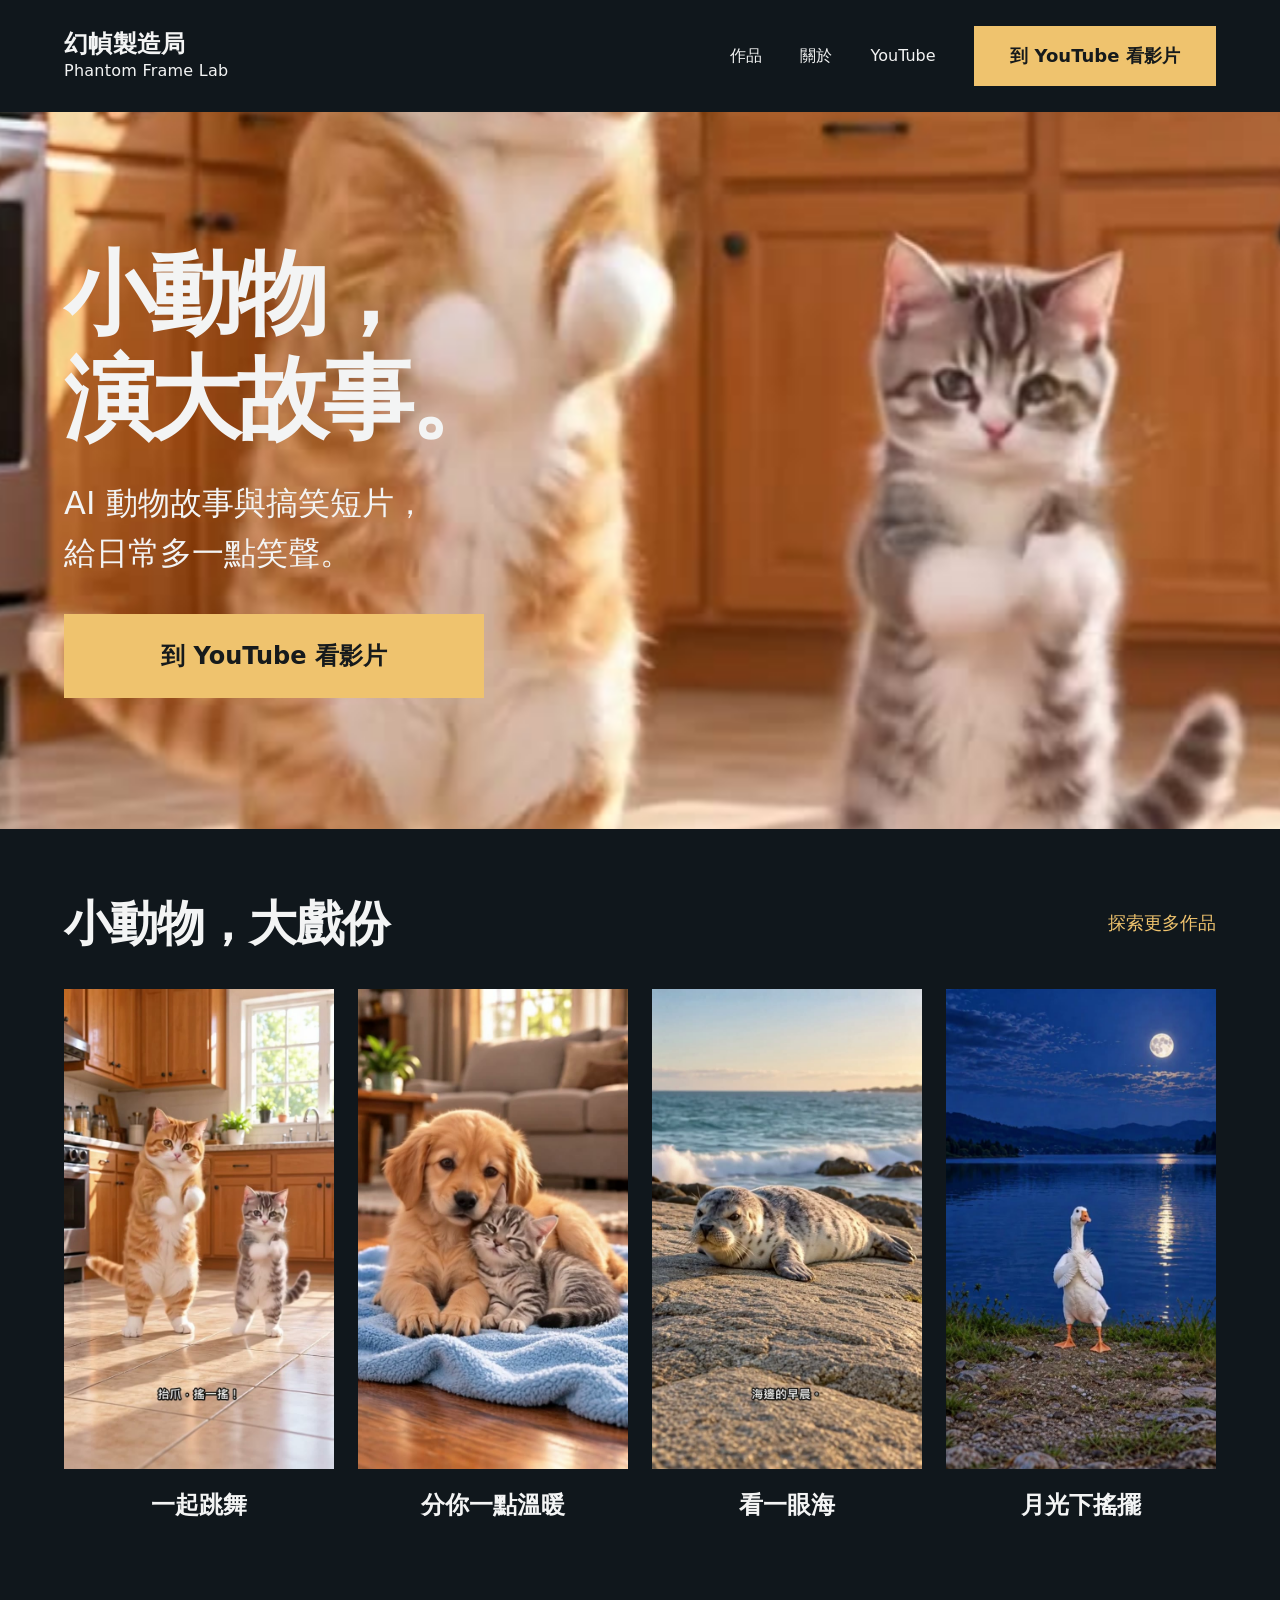
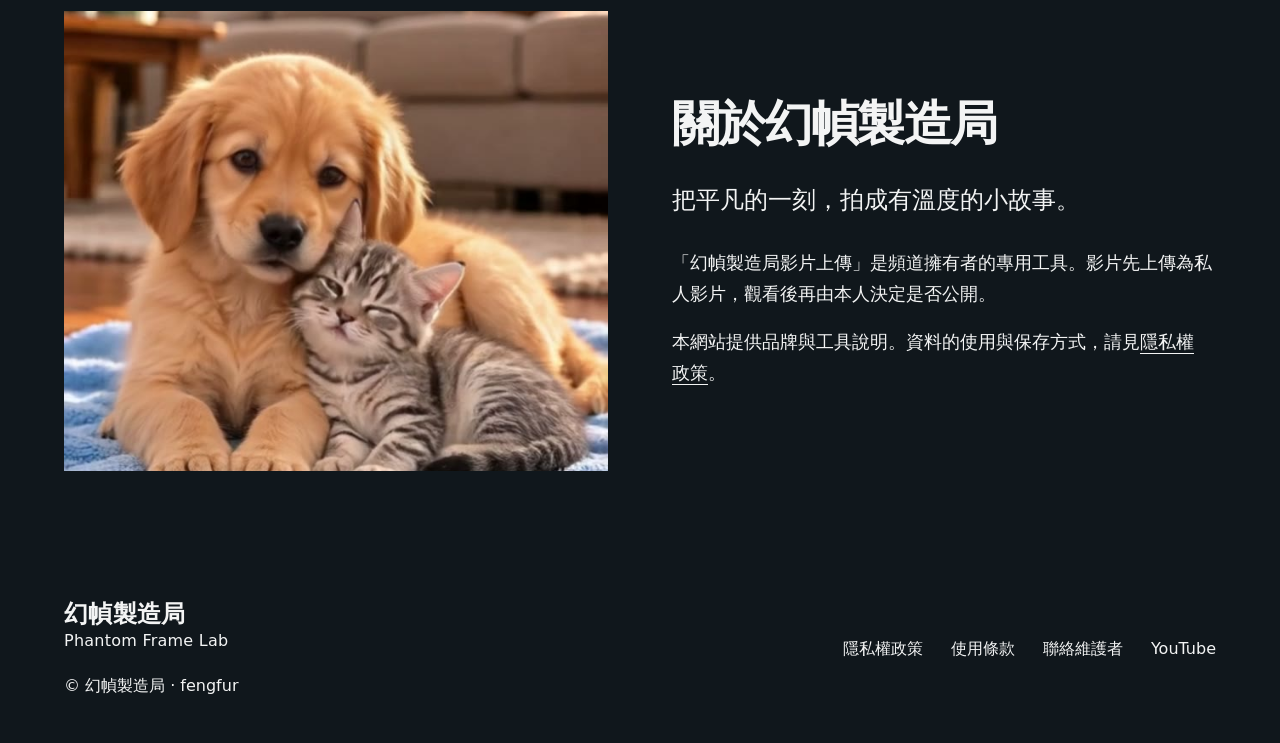
<file: index.html>
<!doctype html>
<html lang="zh-Hant">
<head>
<meta charset="utf-8">
<meta name="viewport" content="width=device-width,initial-scale=1">
<meta name="description" content="幻幀製造局，用 AI 拍出動物的小故事。一起跳舞、分享溫暖，在短短的片刻裡找到一點笑聲。">
<title>幻幀製造局 | Phantom Frame Lab</title>
<link rel="icon" type="image/png" href="assets/brand.png">
<link rel="stylesheet" href="assets/styles.1ba6776c315f.css">
<script src="assets/gallery.cc31fe4acbb5.js" defer></script>
</head>
<body>
<a class="skip" href="#main">跳到主要內容</a>
<header class="site-header wrap">
<a class="brand" href="index.html" aria-label="幻幀製造局首頁"><span><strong>幻幀製造局</strong><small lang="en">Phantom Frame Lab</small></span></a>
<nav aria-label="主要導覽">
<a href="#stories">作品</a><a href="#uploader">關於</a>
<a class="nav-youtube" href="https://www.youtube.com/@PhantomFrameLab" lang="en">YouTube</a>
<a class="button header-cta" href="https://www.youtube.com/@PhantomFrameLab">到 YouTube 看影片</a>
</nav>
</header>
<main id="main">
<section class="hero" aria-labelledby="hero-title">
<picture class="hero-media">
<source media="(max-width:600px)" srcset="assets/cats.jpg">
<img src="assets/hero-cats-v2.webp" width="1672" height="940" fetchpriority="high" alt="暖陽下的廚房，大橘貓與小灰貓一起抬爪跳舞">
</picture>
<div class="hero-content wrap">
<h1 id="hero-title">小動物，<br>演大故事。</h1>
<p class="hero-description">AI 動物故事與搞笑短片，<br>給日常多一點笑聲。</p>
<a class="button hero-cta" href="https://www.youtube.com/@PhantomFrameLab">到 YouTube 看影片</a>
</div>
</section>
<section id="stories" class="works wrap" aria-labelledby="stories-title">
<div class="section-heading"><h2 id="stories-title" data-rise>小動物，大戲份</h2><a class="more-link" href="https://www.youtube.com/@PhantomFrameLab/shorts" data-rise>探索更多作品</a></div>
<div class="poster-grid">
<figure class="poster" data-rise><a href="assets/cats.jpg" data-story="cats" aria-haspopup="dialog" aria-label="欣賞一起跳舞的作品畫面"><img src="assets/cats.jpg" width="640" height="1138" loading="lazy" alt="大橘貓與小灰貓在廚房抬爪跳舞"><span class="poster-title">一起跳舞</span></a></figure>
<figure class="poster" data-rise><a href="assets/blanket.jpg" data-story="blanket" aria-haspopup="dialog" aria-label="欣賞分你一點溫暖的作品畫面"><img src="assets/blanket.jpg" width="640" height="1110" loading="lazy" alt="金色小狗與灰色小貓依偎在藍色毯子上"><span class="poster-title">分你一點溫暖</span></a></figure>
<figure class="poster" data-rise><a href="assets/seal.jpg" data-story="seal" aria-haspopup="dialog" aria-label="欣賞看一眼海的作品畫面"><img src="assets/seal.jpg" width="640" height="1138" loading="lazy" alt="小海豹趴在晨光與海浪前的岩石上"><span class="poster-title">看一眼海</span></a></figure>
<figure class="poster" data-rise><a href="assets/goose.jpg" data-story="goose" aria-haspopup="dialog" aria-label="欣賞月光下搖擺的作品畫面"><img src="assets/goose.jpg" width="640" height="1152" loading="lazy" alt="白鵝在月光照亮的湖邊展開翅膀"><span class="poster-title">月光下搖擺</span></a></figure>
</div>
</section>
<section id="uploader" class="about wrap" aria-labelledby="about-title">
<img class="about-picture" src="assets/blanket.jpg" width="640" height="1110" loading="lazy" alt="小狗把小貓抱在懷裡，一起分享柔軟的藍色毯子" data-rise>
<div class="about-copy">
<h2 id="about-title" data-rise>關於幻幀製造局</h2>
<p class="about-lead" data-rise>把平凡的一刻，拍成有溫度的小故事。</p>
<p data-rise>「幻幀製造局影片上傳」是頻道擁有者的專用工具。影片先上傳為私人影片，觀看後再由本人決定是否公開。</p>
<p data-rise>本網站提供品牌與工具說明。資料的使用與保存方式，請見<a href="privacy.html">隱私權政策</a>。</p>
</div>
</section>
</main>
<footer class="site-footer">
<div class="footer-inner wrap">
<div data-rise><a class="brand" href="index.html" aria-label="幻幀製造局首頁"><span><strong>幻幀製造局</strong><small lang="en">Phantom Frame Lab</small></span></a><p class="credits">© 幻幀製造局 · fengfur</p></div>
<nav aria-label="頁尾導覽" data-rise><a href="privacy.html">隱私權政策</a><a href="terms.html">使用條款</a><a href="mailto:fengfur.codex@gmail.com">聯絡維護者</a><a href="https://www.youtube.com/@PhantomFrameLab" lang="en">YouTube</a></nav>
</div>
</footer>
<dialog class="story-dialog" aria-labelledby="dialog-title" aria-describedby="dialog-description">
<div class="dialog-toolbar"><h2 id="dialog-title">作品畫面</h2><button class="text-button" type="button" data-close>關閉</button></div>
<img class="dialog-picture" width="640" height="1138" alt="">
<div class="dialog-bottom"><p class="dialog-description" id="dialog-description"></p><div class="dialog-actions"><button class="text-button" type="button" data-previous>上一張</button><a class="button" href="https://www.youtube.com/@PhantomFrameLab">到 YouTube 看影片</a><button class="text-button" type="button" data-next>下一張</button></div></div>
</dialog>
</body>
</html>
</file>
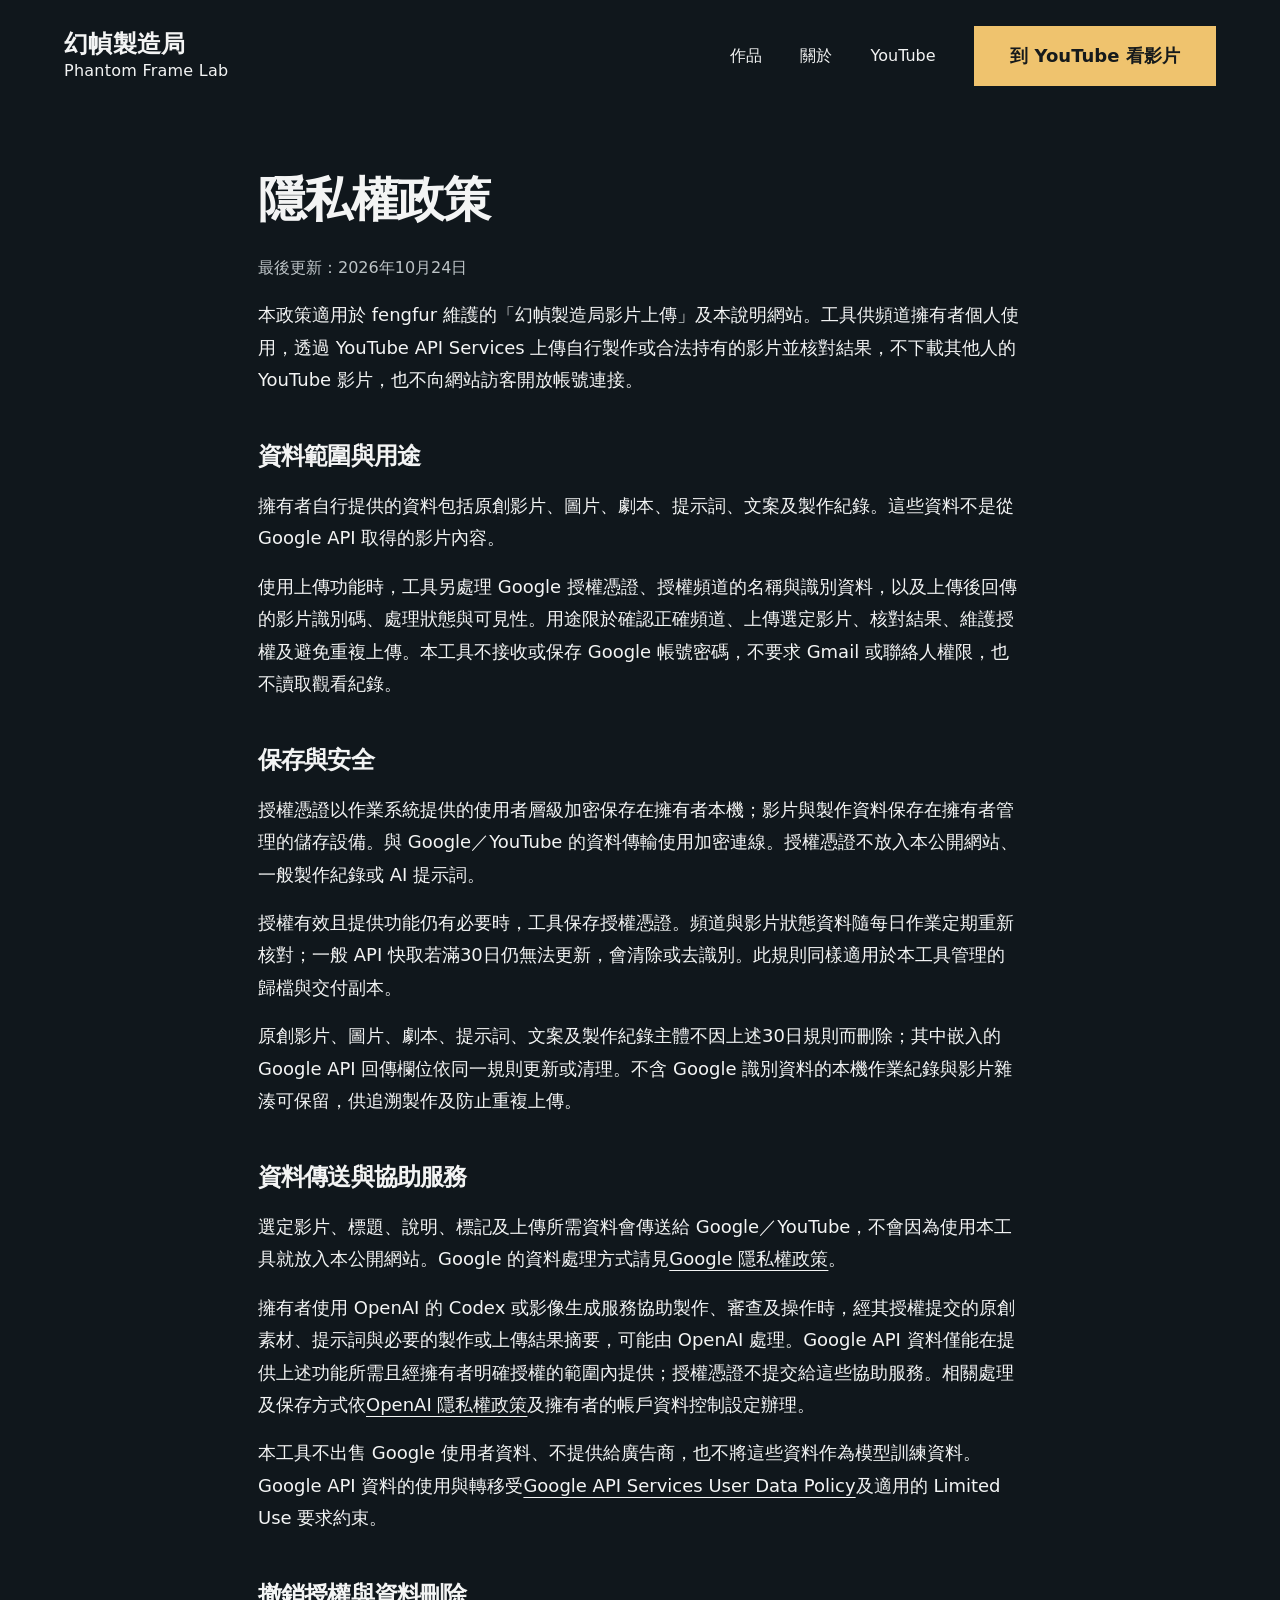
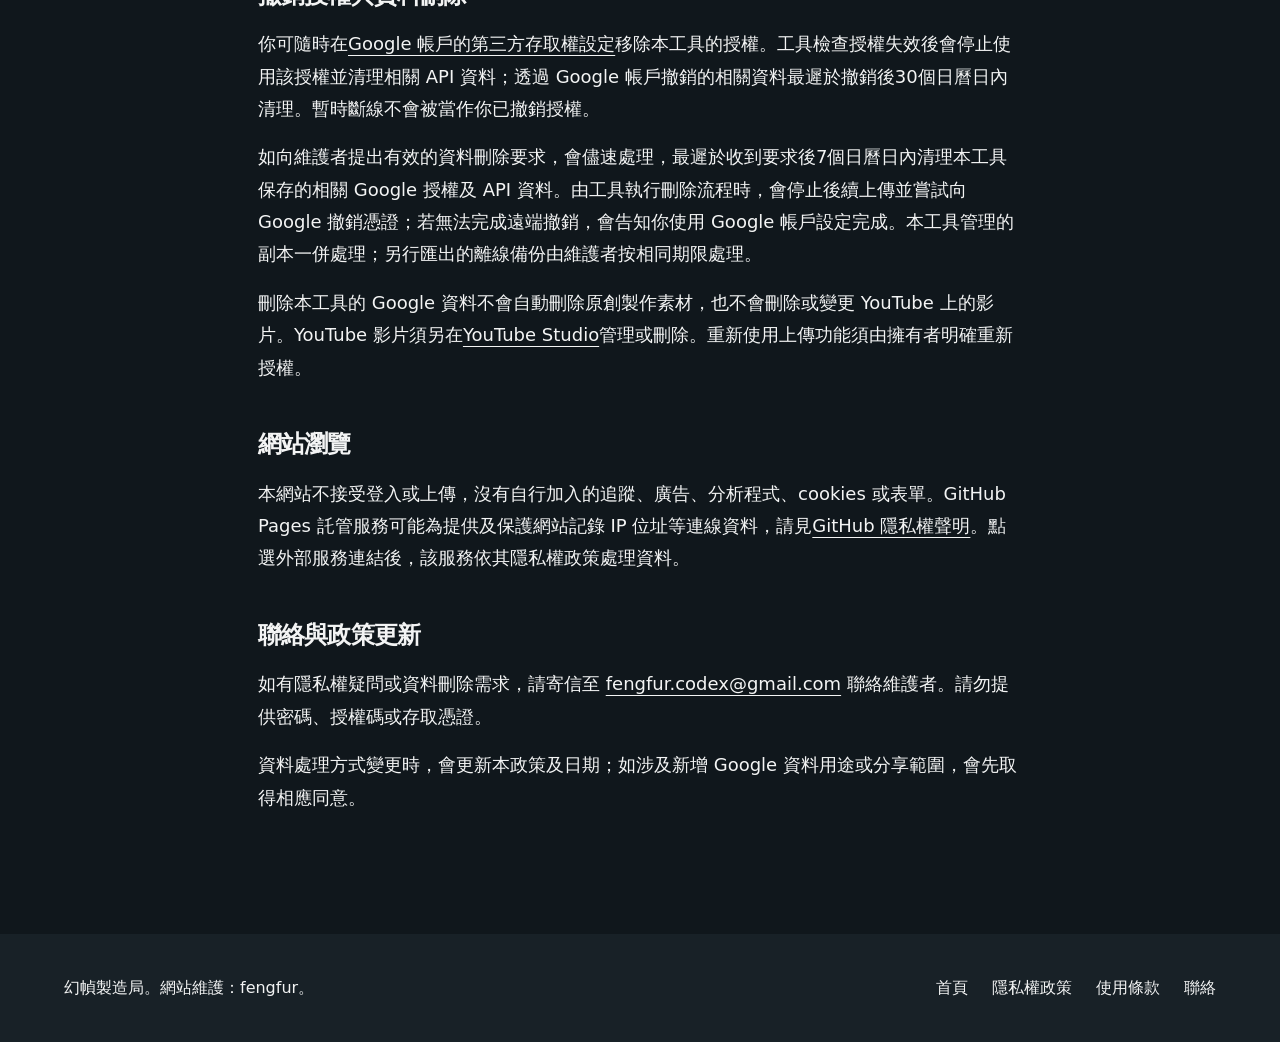
<file: privacy.html>
<!doctype html>
<html lang="zh-Hant">
<head>
<meta charset="utf-8">
<meta name="viewport" content="width=device-width,initial-scale=1">
<meta name="description" content="影片上傳工具的資料用途、保存、分享、刪除與撤銷方式。">
<title>隱私權政策 | 幻幀製造局影片上傳</title>
<link rel="icon" type="image/png" href="assets/brand.png">
<link rel="stylesheet" href="assets/styles.1ba6776c315f.css">
</head>
<body>
<a class="skip" href="#main">跳到主要內容</a>
<header class="site-header wrap">
<a class="brand" href="index.html" aria-label="幻幀製造局首頁"><span><strong>幻幀製造局</strong><small lang="en">Phantom Frame Lab</small></span></a>
<nav aria-label="主要導覽">
<a href="index.html#stories">作品</a><a href="index.html#uploader">關於</a>
<a class="nav-youtube" href="https://www.youtube.com/@PhantomFrameLab" lang="en">YouTube</a>
<a class="button header-cta" href="https://www.youtube.com/@PhantomFrameLab">到 YouTube 看影片</a>
</nav>
</header>
<main id="main" class="document">
<h1>隱私權政策</h1>
<p class="updated">最後更新：2026年10月24日</p>
<p>本政策適用於 fengfur 維護的「幻幀製造局影片上傳」及本說明網站。工具供頻道擁有者個人使用，透過 YouTube API Services 上傳自行製作或合法持有的影片並核對結果，不下載其他人的 YouTube 影片，也不向網站訪客開放帳號連接。</p>
<h2>資料範圍與用途</h2>
<p>擁有者自行提供的資料包括原創影片、圖片、劇本、提示詞、文案及製作紀錄。這些資料不是從 Google API 取得的影片內容。</p>
<p>使用上傳功能時，工具另處理 Google 授權憑證、授權頻道的名稱與識別資料，以及上傳後回傳的影片識別碼、處理狀態與可見性。用途限於確認正確頻道、上傳選定影片、核對結果、維護授權及避免重複上傳。本工具不接收或保存 Google 帳號密碼，不要求 Gmail 或聯絡人權限，也不讀取觀看紀錄。</p>
<h2>保存與安全</h2>
<p>授權憑證以作業系統提供的使用者層級加密保存在擁有者本機；影片與製作資料保存在擁有者管理的儲存設備。與 Google／YouTube 的資料傳輸使用加密連線。授權憑證不放入本公開網站、一般製作紀錄或 AI 提示詞。</p>
<p>授權有效且提供功能仍有必要時，工具保存授權憑證。頻道與影片狀態資料隨每日作業定期重新核對；一般 API 快取若滿30日仍無法更新，會清除或去識別。此規則同樣適用於本工具管理的歸檔與交付副本。</p>
<p>原創影片、圖片、劇本、提示詞、文案及製作紀錄主體不因上述30日規則而刪除；其中嵌入的 Google API 回傳欄位依同一規則更新或清理。不含 Google 識別資料的本機作業紀錄與影片雜湊可保留，供追溯製作及防止重複上傳。</p>
<h2>資料傳送與協助服務</h2>
<p>選定影片、標題、說明、標記及上傳所需資料會傳送給 Google／YouTube，不會因為使用本工具就放入本公開網站。Google 的資料處理方式請見<a href="https://policies.google.com/privacy">Google 隱私權政策</a>。</p>
<p>擁有者使用 OpenAI 的 Codex 或影像生成服務協助製作、審查及操作時，經其授權提交的原創素材、提示詞與必要的製作或上傳結果摘要，可能由 OpenAI 處理。Google API 資料僅能在提供上述功能所需且經擁有者明確授權的範圍內提供；授權憑證不提交給這些協助服務。相關處理及保存方式依<a href="https://openai.com/policies/privacy-policy/">OpenAI 隱私權政策</a>及擁有者的帳戶資料控制設定辦理。</p>
<p>本工具不出售 Google 使用者資料、不提供給廣告商，也不將這些資料作為模型訓練資料。Google API 資料的使用與轉移受<a href="https://developers.google.com/terms/api-services-user-data-policy">Google API Services User Data Policy</a>及適用的 Limited Use 要求約束。</p>
<h2>撤銷授權與資料刪除</h2>
<p>你可隨時在<a href="https://security.google.com/settings/security/permissions">Google 帳戶的第三方存取權設定</a>移除本工具的授權。工具檢查授權失效後會停止使用該授權並清理相關 API 資料；透過 Google 帳戶撤銷的相關資料最遲於撤銷後30個日曆日內清理。暫時斷線不會被當作你已撤銷授權。</p>
<p>如向維護者提出有效的資料刪除要求，會儘速處理，最遲於收到要求後7個日曆日內清理本工具保存的相關 Google 授權及 API 資料。由工具執行刪除流程時，會停止後續上傳並嘗試向 Google 撤銷憑證；若無法完成遠端撤銷，會告知你使用 Google 帳戶設定完成。本工具管理的副本一併處理；另行匯出的離線備份由維護者按相同期限處理。</p>
<p>刪除本工具的 Google 資料不會自動刪除原創製作素材，也不會刪除或變更 YouTube 上的影片。YouTube 影片須另在<a href="https://studio.youtube.com/">YouTube Studio</a>管理或刪除。重新使用上傳功能須由擁有者明確重新授權。</p>
<h2>網站瀏覽</h2>
<p>本網站不接受登入或上傳，沒有自行加入的追蹤、廣告、分析程式、cookies 或表單。GitHub Pages 託管服務可能為提供及保護網站記錄 IP 位址等連線資料，請見<a href="https://docs.github.com/en/site-policy/privacy-policies/github-general-privacy-statement">GitHub 隱私權聲明</a>。點選外部服務連結後，該服務依其隱私權政策處理資料。</p>
<h2>聯絡與政策更新</h2>
<p>如有隱私權疑問或資料刪除需求，請寄信至 <a href="mailto:fengfur.codex@gmail.com">fengfur.codex@gmail.com</a> 聯絡維護者。請勿提供密碼、授權碼或存取憑證。</p>
<p>資料處理方式變更時，會更新本政策及日期；如涉及新增 Google 資料用途或分享範圍，會先取得相應同意。</p>
</main>
<footer class="legal-footer">
<p>幻幀製造局。網站維護：fengfur。</p>
<nav aria-label="頁尾導覽">
<a href="index.html">首頁</a>
<a href="privacy.html">隱私權政策</a>
<a href="terms.html">使用條款</a>
<a href="mailto:fengfur.codex@gmail.com">聯絡</a>
</nav>
</footer>
</body>
</html>
</file>
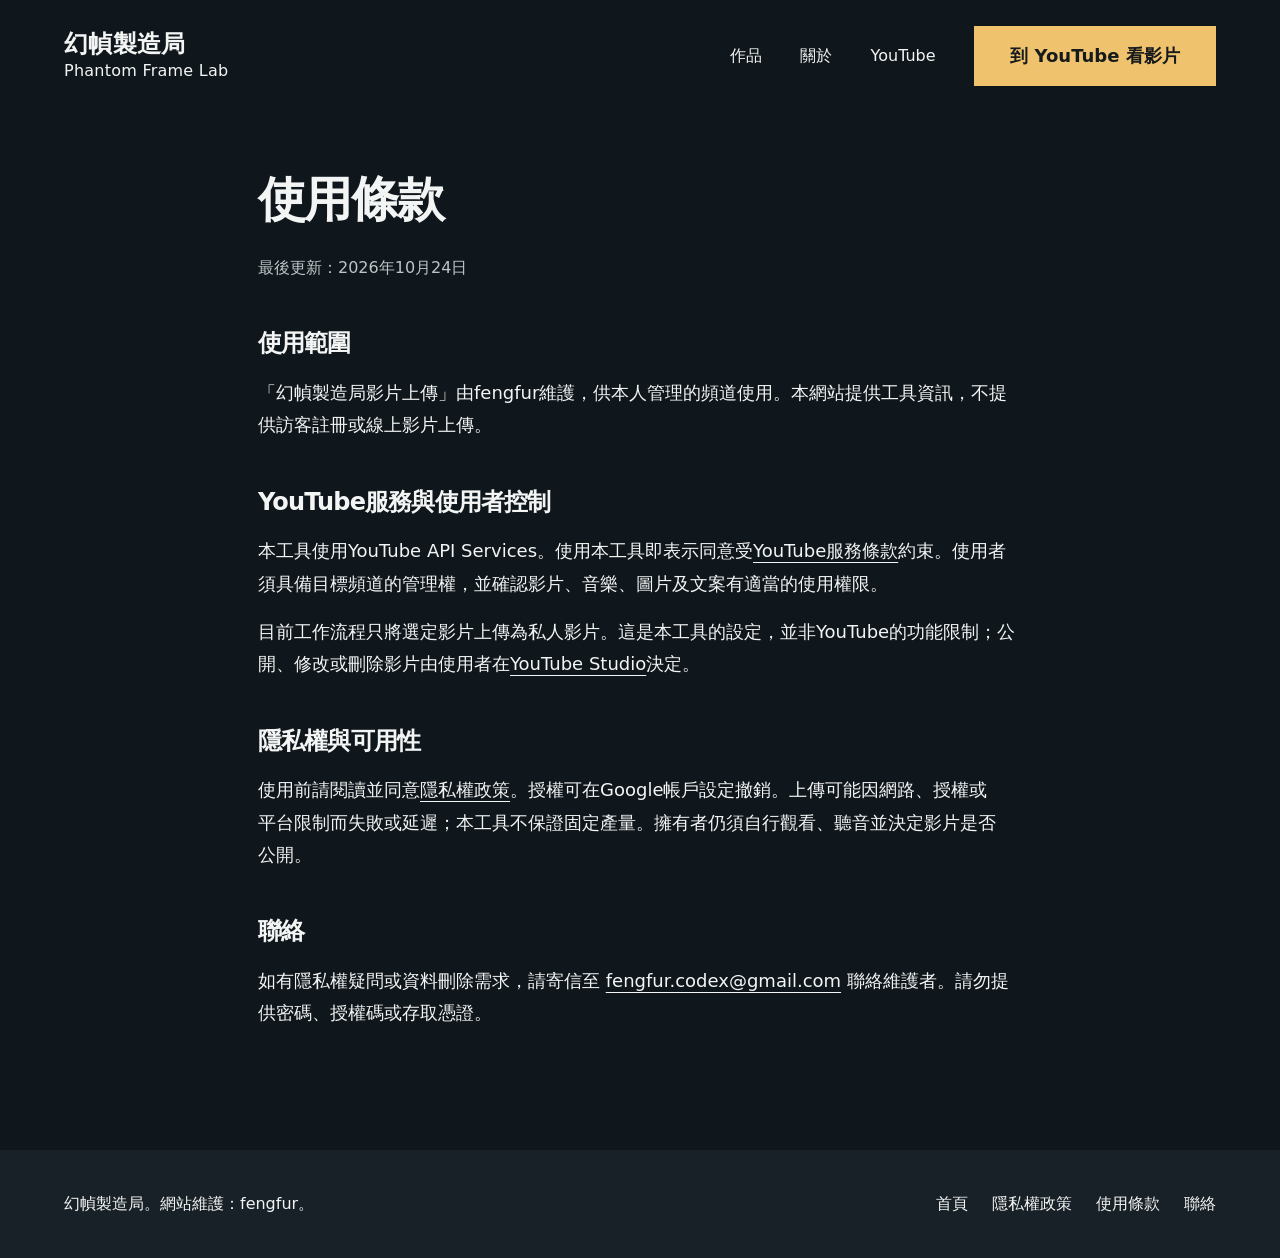
<file: terms.html>
<!doctype html>
<html lang="zh-Hant">
<head>
<meta charset="utf-8">
<meta name="viewport" content="width=device-width,initial-scale=1">
<meta name="description" content="個人頻道影片上傳工具的使用範圍、YouTube服務與使用者控制。">
<title>使用條款 | 幻幀製造局影片上傳</title>
<link rel="icon" type="image/png" href="assets/brand.png">
<link rel="stylesheet" href="assets/styles.1ba6776c315f.css">
</head>
<body>
<a class="skip" href="#main">跳到主要內容</a>
<header class="site-header wrap">
<a class="brand" href="index.html" aria-label="幻幀製造局首頁"><span><strong>幻幀製造局</strong><small lang="en">Phantom Frame Lab</small></span></a>
<nav aria-label="主要導覽">
<a href="index.html#stories">作品</a><a href="index.html#uploader">關於</a>
<a class="nav-youtube" href="https://www.youtube.com/@PhantomFrameLab" lang="en">YouTube</a>
<a class="button header-cta" href="https://www.youtube.com/@PhantomFrameLab">到 YouTube 看影片</a>
</nav>
</header>
<main id="main" class="document">
<h1>使用條款</h1>
<p class="updated">最後更新：2026年10月24日</p>
<h2>使用範圍</h2>
<p>「幻幀製造局影片上傳」由fengfur維護，供本人管理的頻道使用。本網站提供工具資訊，不提供訪客註冊或線上影片上傳。</p>
<h2>YouTube服務與使用者控制</h2>
<p>本工具使用YouTube API Services。使用本工具即表示同意受<a href="https://www.youtube.com/t/terms">YouTube服務條款</a>約束。使用者須具備目標頻道的管理權，並確認影片、音樂、圖片及文案有適當的使用權限。</p>
<p>目前工作流程只將選定影片上傳為私人影片。這是本工具的設定，並非YouTube的功能限制；公開、修改或刪除影片由使用者在<a href="https://studio.youtube.com/">YouTube Studio</a>決定。</p>
<h2>隱私權與可用性</h2>
<p>使用前請閱讀並同意<a href="privacy.html">隱私權政策</a>。授權可在Google帳戶設定撤銷。上傳可能因網路、授權或平台限制而失敗或延遲；本工具不保證固定產量。擁有者仍須自行觀看、聽音並決定影片是否公開。</p>
<h2>聯絡</h2>
<p>如有隱私權疑問或資料刪除需求，請寄信至 <a href="mailto:fengfur.codex@gmail.com">fengfur.codex@gmail.com</a> 聯絡維護者。請勿提供密碼、授權碼或存取憑證。</p>
</main>
<footer class="legal-footer">
<p>幻幀製造局。網站維護：fengfur。</p>
<nav aria-label="頁尾導覽">
<a href="index.html">首頁</a>
<a href="privacy.html">隱私權政策</a>
<a href="terms.html">使用條款</a>
<a href="mailto:fengfur.codex@gmail.com">聯絡</a>
</nav>
</footer>
</body>
</html>
</file>
<file: assets/styles.1ba6776c315f.css>
:root{color-scheme:dark;--bg:#10171c;--surface:#182127;--ink:#f3f4f4;--muted:#bdc4c7;--accent:#efc36e;--accent-ink:#161a1c;--gutter:clamp(24px,5vw,76px);--body:18px;--small:16px;--heading:clamp(30px,3.25vw,48px);--ease-out:cubic-bezier(.16,1,.3,1)}
*{box-sizing:border-box}
html{scroll-behavior:smooth;scroll-padding-top:24px}
body{margin:0;background:var(--bg);color:var(--ink);font:var(--body)/1.65 system-ui,-apple-system,"Segoe UI","Microsoft JhengHei",sans-serif}
a{color:inherit;text-underline-offset:.25em}
a:hover{text-decoration-thickness:2px}
a:focus-visible,button:focus-visible{outline:3px solid var(--accent);outline-offset:6px}
img{display:block;max-width:100%;height:auto}
button{font:inherit;cursor:pointer}
button,a{-webkit-tap-highlight-color:transparent}
h1,h2,p,figure{margin:0}
h2{font-size:var(--heading);font-weight:720;line-height:1.25;letter-spacing:-.035em;text-wrap:balance}
p{text-wrap:pretty}
.wrap{margin-inline:var(--gutter)}
.skip:not(:focus){position:absolute;width:1px;height:1px;overflow:hidden;clip-path:inset(50%)}
.skip:focus{position:absolute;inset:12px auto auto 16px;z-index:10;padding:12px;background:var(--ink);color:var(--bg)}
.site-header{display:flex;align-items:center;justify-content:space-between;gap:24px;min-height:112px}
.brand{display:inline-flex;align-items:center;gap:12px;text-decoration:none;flex-shrink:0}
.brand strong{display:block;font-size:clamp(20px,1.8vw,28px);font-weight:750;letter-spacing:.015em;line-height:1.25}
.brand small{display:block;font-size:14px;line-height:1.5;letter-spacing:.015em}
.brand img{width:42px;height:42px}
nav{display:flex;align-items:center;gap:clamp(24px,3vw,48px);font-size:var(--small)}
nav a{display:inline-flex;align-items:center;min-height:44px;text-decoration:none;white-space:nowrap}
nav a:hover,.more-link:hover{text-decoration:underline}
.button{display:inline-flex;align-items:center;justify-content:center;min-height:56px;padding:14px 28px;background:var(--accent);color:var(--accent-ink);font-size:var(--body);font-weight:750;line-height:1.4;text-align:center;text-decoration:none}
.button:hover{transform:translateY(-3px);text-decoration:none}
.button:active{transform:translateY(0)}
.header-cta{min-height:52px;padding:12px 24px;font-size:16px}
.hero{position:relative;isolation:isolate;display:flex;align-items:center;min-height:clamp(640px,56vw,840px);overflow:clip;background:var(--bg)}
.hero-media{position:absolute;inset:0;z-index:-1}
.hero-media img{width:100%;height:100%;object-fit:cover;object-position:50% 50%}
.hero-content{width:calc(52% - var(--gutter));max-width:660px;padding-block:72px}
.hero h1{font-size:clamp(58px,7.1vw,104px);font-weight:750;line-height:1.15;letter-spacing:-.05em}
.hero-description{margin-top:28px;font-size:clamp(21px,2vw,28px);line-height:1.55}
.hero-cta{margin-top:36px;min-width:300px;min-height:68px;font-size:22px}
.works{padding-block:64px 88px;scroll-margin-top:28px}
.section-heading{display:flex;align-items:center;justify-content:space-between;gap:24px;margin-bottom:36px}
.more-link{color:var(--accent);font-size:18px;min-height:44px;display:inline-flex;align-items:center;text-decoration:none;white-space:nowrap}
.poster-grid{display:grid;grid-template-columns:repeat(4,minmax(0,1fr));gap:24px}
.poster{min-width:0}
.poster a{display:block;text-decoration:none}
.poster img{width:100%;aspect-ratio:9/16;object-fit:cover;object-position:50% 50%}
.poster .poster-title{padding-top:18px;font-size:clamp(18px,1.55vw,24px);font-weight:650;text-align:center;line-height:1.5}
.poster a:hover img{transform:translateY(-6px)}
.poster a:hover .poster-title{color:var(--accent)}
.about{display:grid;grid-template-columns:minmax(0,1fr) minmax(0,1fr);align-items:center;gap:clamp(40px,5vw,80px);padding-block:0 88px;scroll-margin-top:32px}
.about-picture{width:100%;height:460px;object-fit:cover;object-position:50% 40%}
.about h2{font-size:clamp(30px,2.9vw,42px);margin-bottom:28px}
.about-lead{font-size:clamp(22px,1.85vw,28px);line-height:1.6;margin-bottom:28px}
.about-copy>p:not(.about-lead){font-size:18px;line-height:1.75;max-width:36em}
.about-copy>p+p:not(.about-lead){margin-top:16px}
.site-footer{background:var(--bg)}
.footer-inner{display:flex;justify-content:space-between;align-items:center;gap:32px;padding-block:40px 44px}
.footer-inner .brand strong{font-size:24px}
.credits{font-size:14px;margin-top:20px}
.footer-inner nav{font-size:14px;gap:28px;flex-wrap:wrap;justify-content:flex-end}
.document{max-width:820px;margin-inline:auto;padding:56px 28px 104px}
.document h1{font-size:var(--heading);line-height:1.3;letter-spacing:-.035em;margin-bottom:24px}
.document h2{font-size:24px;line-height:1.4;margin:44px 0 16px;text-wrap:initial}
.document p{margin-block:16px;line-height:1.8;overflow-wrap:anywhere}
.document li{margin-block:10px}
.updated{font-size:16px;color:var(--muted)}
.legal-footer{background:var(--surface);padding:32px var(--gutter);display:flex;align-items:center;justify-content:space-between;gap:24px;font-size:16px;flex-wrap:wrap}
.legal-footer nav{gap:24px;flex-wrap:wrap}
.story-dialog{position:fixed;inset:0;max-width:min(760px,calc(100% - 40px));width:100%;max-height:calc(100svh - 40px);padding:24px;border:0;background:var(--surface);color:var(--ink);overflow:auto;overscroll-behavior:contain}
.story-dialog::backdrop{background:rgb(0 0 0 / .82)}
.dialog-toolbar{display:flex;align-items:center;justify-content:space-between;gap:24px;margin-bottom:20px}
.dialog-toolbar h2{font-size:24px;line-height:1.3;letter-spacing:0}
.text-button{display:inline-flex;justify-content:center;align-items:center;min-width:52px;min-height:44px;padding:8px;background:transparent;border:0;color:var(--ink);font-size:16px}
.text-button:hover{color:var(--accent)}
.dialog-picture{width:100%;height:min(58svh,700px);object-fit:contain}
.dialog-description{margin-block:20px;font-size:16px;line-height:1.6}
.dialog-actions{display:flex;align-items:center;justify-content:space-between;gap:16px}
.dialog-actions .button{font-size:16px;min-height:48px}
body:has(.story-dialog[open]){overflow:hidden}
@media(prefers-reduced-motion:no-preference){
.button,.poster img{transition:transform 220ms var(--ease-out)}
.hero h1{animation:title-rise 850ms var(--ease-out) both}
.hero-description{animation:small-rise 850ms 90ms var(--ease-out) both}
.hero-cta{animation:small-rise 850ms 160ms var(--ease-out) both}
.hero-media img{animation:picture-settle 1200ms var(--ease-out) both}
@supports(animation-timeline:view()){[data-rise]{animation:small-rise linear both;animation-timeline:view();animation-range:entry 0% entry 35%}}
@keyframes title-rise{from{opacity:.55;transform:translateY(24px)}to{opacity:1;transform:none}}
@keyframes small-rise{from{opacity:.6;transform:translateY(20px)}to{opacity:1;transform:none}}
@keyframes picture-settle{from{transform:scale(1.025)}to{transform:scale(1)}}
}
@media(min-width:1800px){.hero-content{width:44%;max-width:760px}.hero{min-height:860px}}
@media(max-width:1100px){
.site-header{min-height:96px}nav{gap:24px}.hero{min-height:640px}.hero-content{width:48%}.hero h1{font-size:7vw}.hero-description{font-size:22px}.hero-cta{min-width:250px;font-size:20px;min-height:60px}.poster-grid{gap:20px}.about-picture{height:400px}.footer-inner nav{gap:20px}
}
@media(max-width:860px){
:root{--gutter:28px}.header-cta{display:none}.hero{display:flex;flex-direction:column;align-items:stretch;min-height:0;overflow:visible}.hero-content{order:-1;width:auto;max-width:none;padding-block:52px 40px}.hero h1{font-size:clamp(48px,7.5vw,64px);line-height:1.15}.hero-description{font-size:22px;margin-top:24px}.hero-cta{margin-top:28px;min-width:0}.hero-media{position:static;display:block;z-index:auto;margin-inline:var(--gutter)}.hero-media img{height:clamp(440px,70vw,620px);object-position:50% 48%}.works{padding-block:64px 72px}.section-heading{margin-bottom:28px}.poster-grid{grid-template-columns:repeat(2,minmax(0,1fr));gap:32px 24px}.poster .poster-title{font-size:20px;padding-top:14px}.about{gap:32px;padding-bottom:48px}.about-picture{height:400px}.about h2{font-size:30px;margin-bottom:20px}.about-lead{font-size:22px;margin-bottom:20px}.about-copy>p:not(.about-lead){font-size:16px}.footer-inner{gap:28px;align-items:flex-start}.footer-inner nav{max-width:280px;gap:8px 24px}
}
@media(max-width:600px){
:root{--gutter:20px;--body:18px}.site-header{min-height:84px;gap:16px}.brand strong{font-size:20px}.brand small{font-size:13px}nav{gap:22px;font-size:16px}.nav-youtube{display:none}.hero-content{padding-block:36px 32px}.hero h1{font-size:clamp(44px,11.8vw,64px);line-height:1.18}.hero-description{font-size:20px;margin-top:22px}.hero-cta{width:100%;margin-top:26px;min-height:56px;font-size:18px}.hero-media img{height:clamp(380px,112vw,560px);object-position:50% 44%}.works{padding-block:48px 52px}.section-heading{align-items:flex-start;gap:12px;margin-bottom:24px}.section-heading h2{font-size:28px;line-height:1.3}.more-link{font-size:14px;min-height:36px}.poster-grid{gap:28px 16px}.poster .poster-title{font-size:16px;padding-top:12px}.about{grid-template-columns:minmax(0,1fr);gap:28px;padding-bottom:36px}.about-picture{height:280px;object-position:50% 40%}.about h2{font-size:28px;margin-bottom:18px}.about-lead{font-size:20px;line-height:1.65;margin-bottom:18px}.about-copy>p:not(.about-lead){font-size:16px}.footer-inner{display:block;padding-block:32px}.footer-inner .brand strong{font-size:20px}.footer-inner nav{justify-content:flex-start;max-width:none;margin-top:20px;gap:4px 24px;font-size:14px}.credits{margin-top:12px;font-size:14px}.document{padding:36px 20px 64px}.document h1{font-size:32px}.document h2{font-size:24px;margin-top:36px}.legal-footer{padding-block:28px}.legal-footer nav{gap:8px 22px}.story-dialog{max-width:calc(100% - 24px);max-height:calc(100svh - 24px);padding:16px}.dialog-toolbar{gap:12px;margin-bottom:16px}.dialog-toolbar h2{font-size:22px}.dialog-picture{height:min(54svh,520px)}.dialog-actions{gap:4px}.dialog-actions .button{padding:12px;font-size:14px;min-height:44px}.text-button{font-size:14px}
}
@media(max-width:360px){:root{--gutter:16px}.site-header nav{gap:16px}.brand strong{font-size:18px}.hero-description{font-size:18px}.section-heading h2{font-size:25px}.more-link{font-size:13px}.poster .poster-title{font-size:15px}}
@media(prefers-reduced-motion:reduce){html{scroll-behavior:auto}*,*::before,*::after{animation:none!important;transition:none!important}}



/* Shared type scale and landscape tablet composition. */
@media(min-width:861px){
:root{--heading:44px}
.brand strong,.footer-inner .brand strong{font-size:24px}
.brand small,.footer-inner nav,.credits{font-size:16px}
.hero-description,.about-lead{font-size:24px}
.hero-cta,.poster .poster-title{font-size:18px}
.about h2{font-size:var(--heading)}
}
.poster .poster-title{display:block}
@media(min-width:601px) and (max-width:860px){
.hero{flex-direction:row;align-items:center;min-height:600px;overflow:clip}
.hero-content{order:0;width:48%;padding-block:56px}
.hero-media{position:absolute;inset:0;z-index:-1;margin:0}
.hero-media img{height:100%;object-position:75% 50%}
.hero h1{font-size:7.5vw}
}



/* Match the selected cinema concept's hero and action proportions. */
@media(min-width:861px){
.hero-description{font-size:32px}
.hero-cta{min-width:420px;min-height:84px;font-size:24px}
.header-cta{min-width:242px;min-height:60px;font-size:18px}
:root{--heading:48px}
.poster .poster-title,.about-lead{font-size:24px}
.hero-media img{scale:1.14}
}


/* Keep full subjects and readable artwork proportions on large displays. */
html{background:var(--bg)}
body{max-width:1920px;margin-inline:auto}
@media(min-width:1600px){
.hero{min-height:clamp(900px,50vw,960px)}
.about-picture{height:560px}
}

/* Fit both hero subjects and the action within small laptop screens. */
@media(min-width:861px) and (max-width:1100px){
.hero-media img{scale:1;object-position:60% 50%}
.hero-cta{min-width:0;width:min(100%,340px);min-height:64px;font-size:20px}
}
</file>
